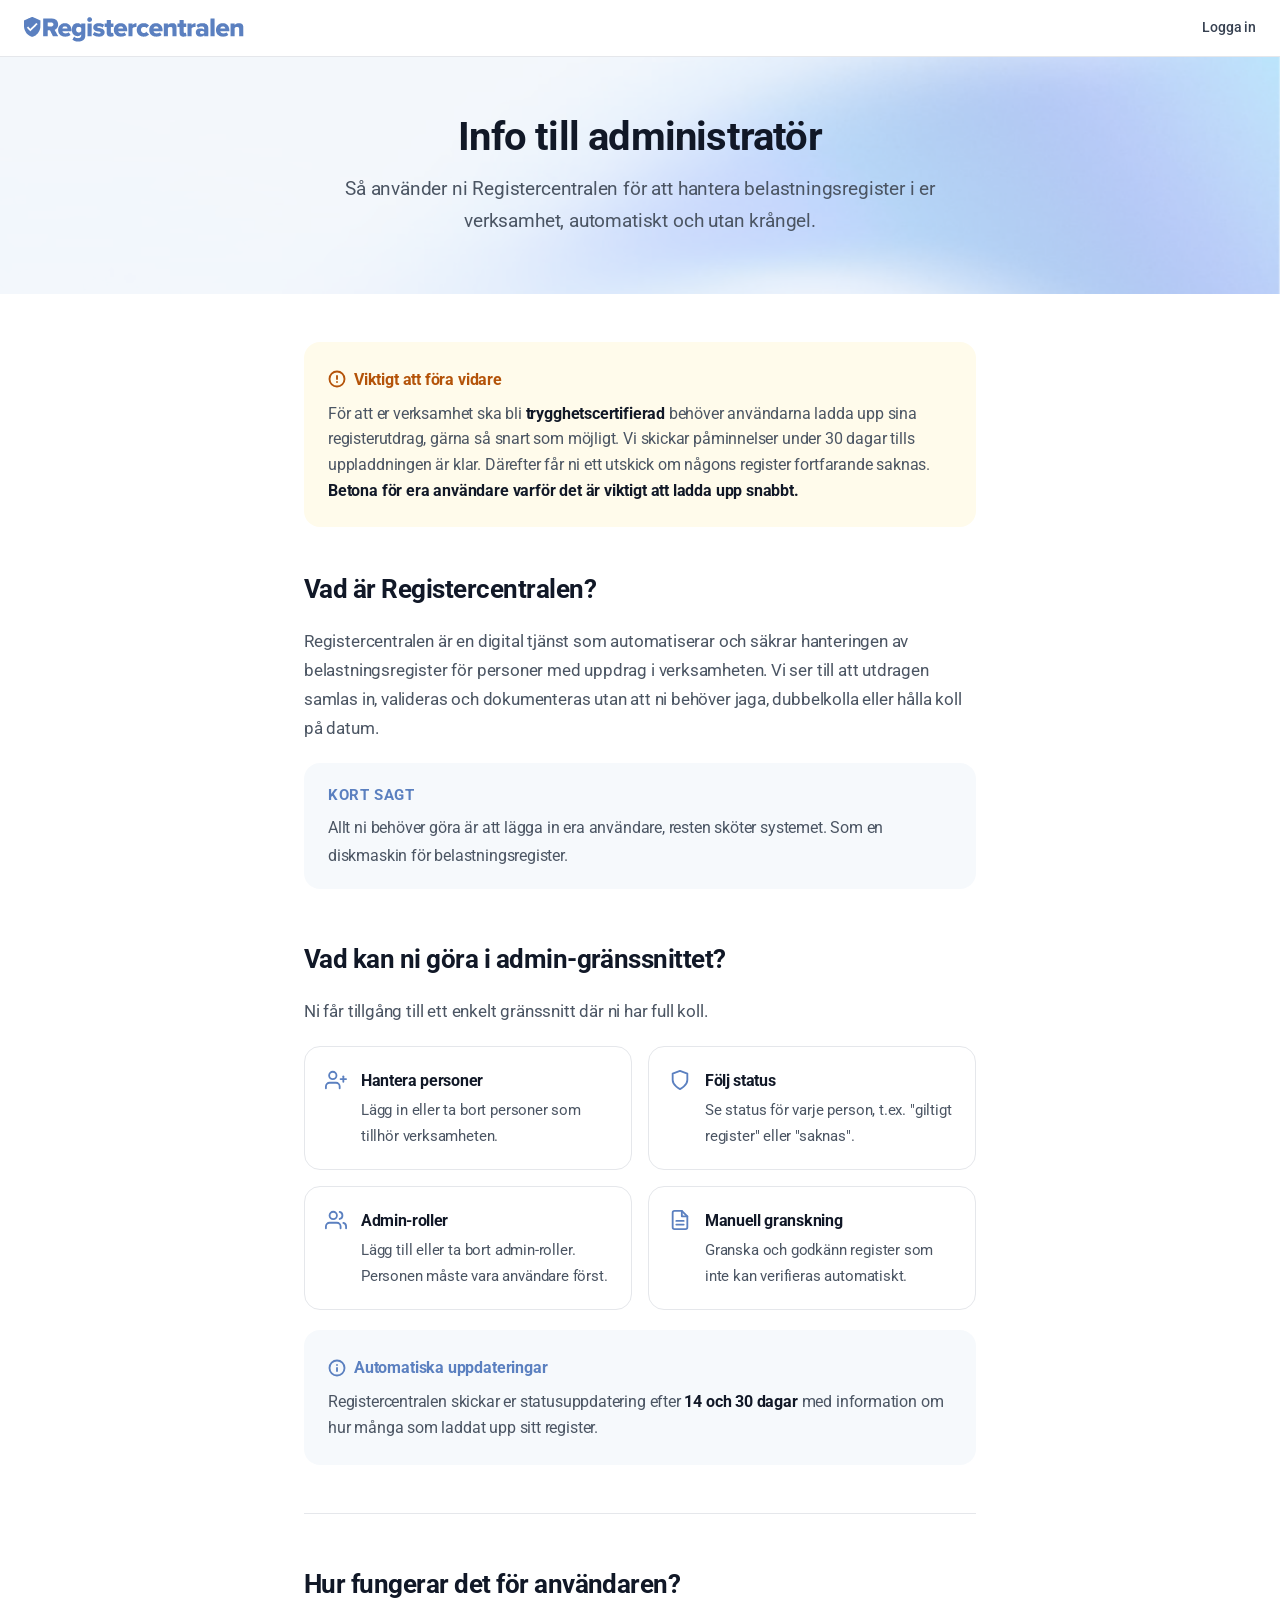
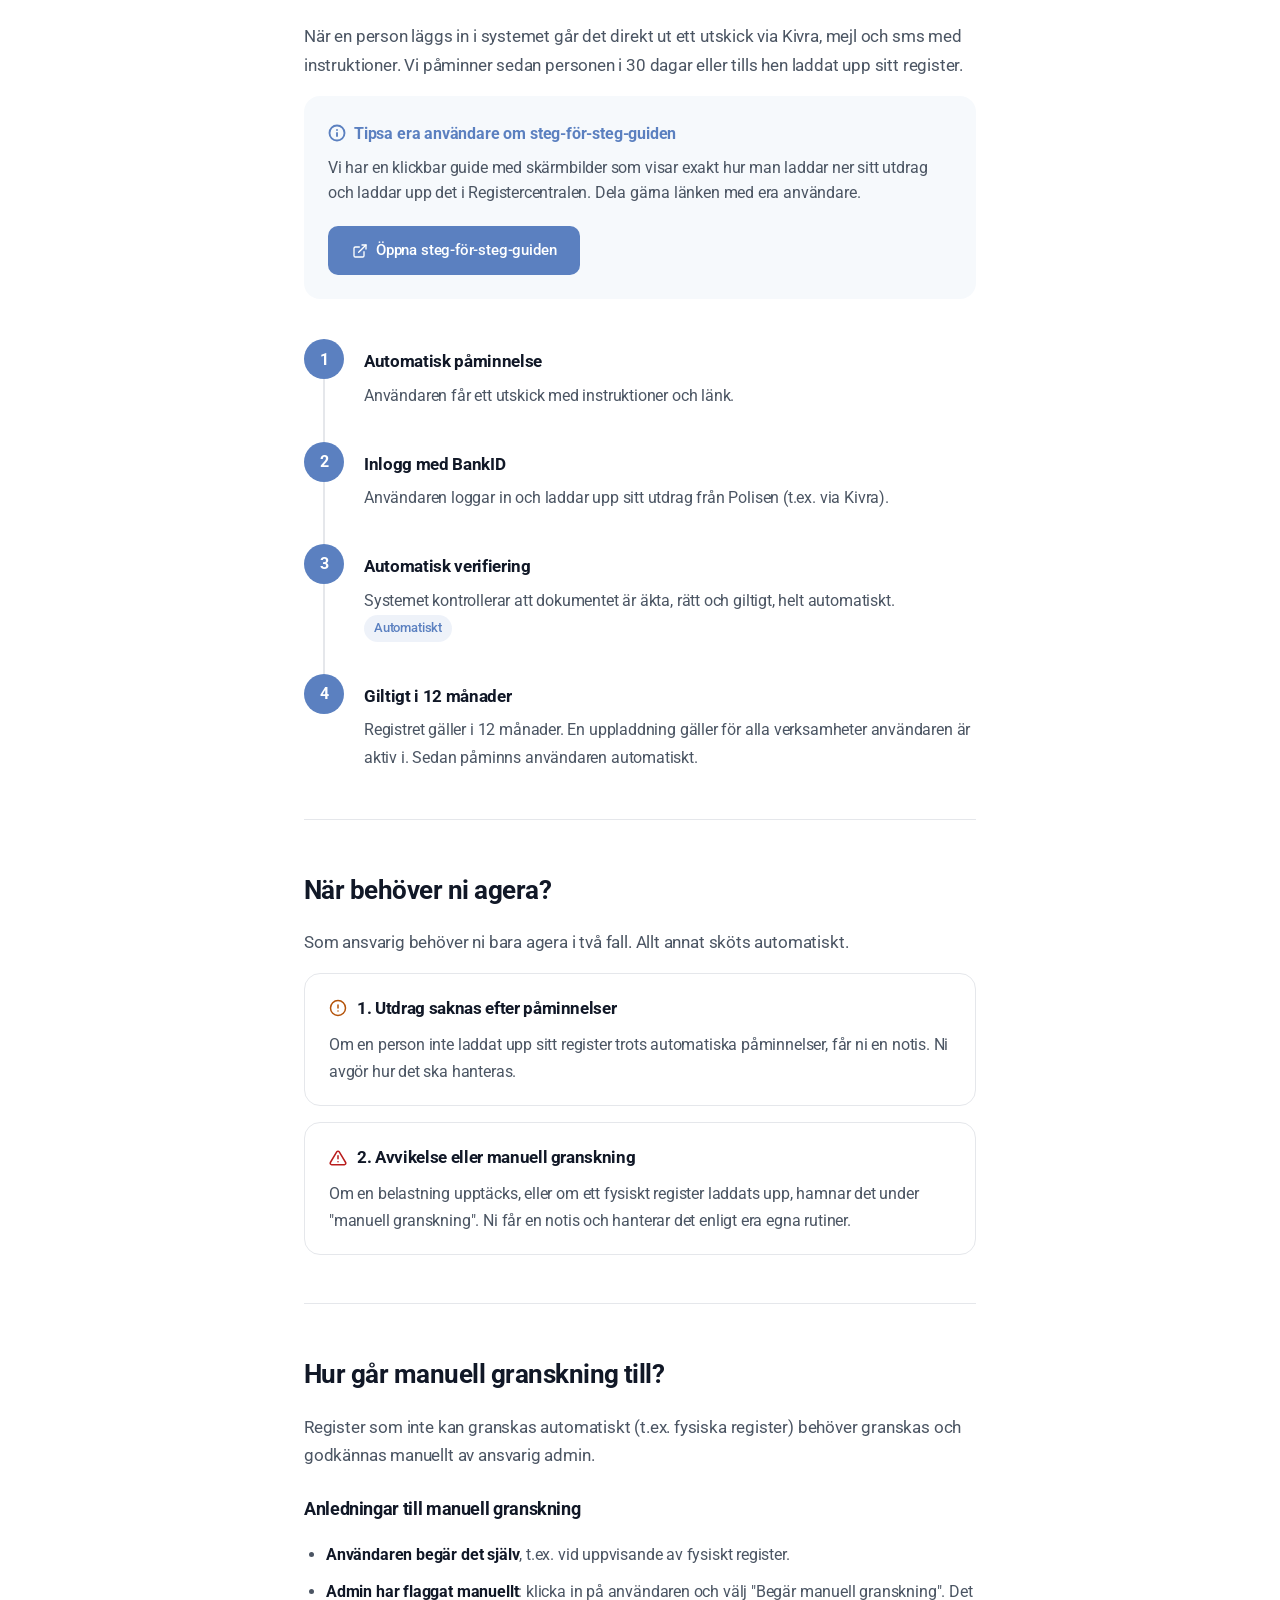
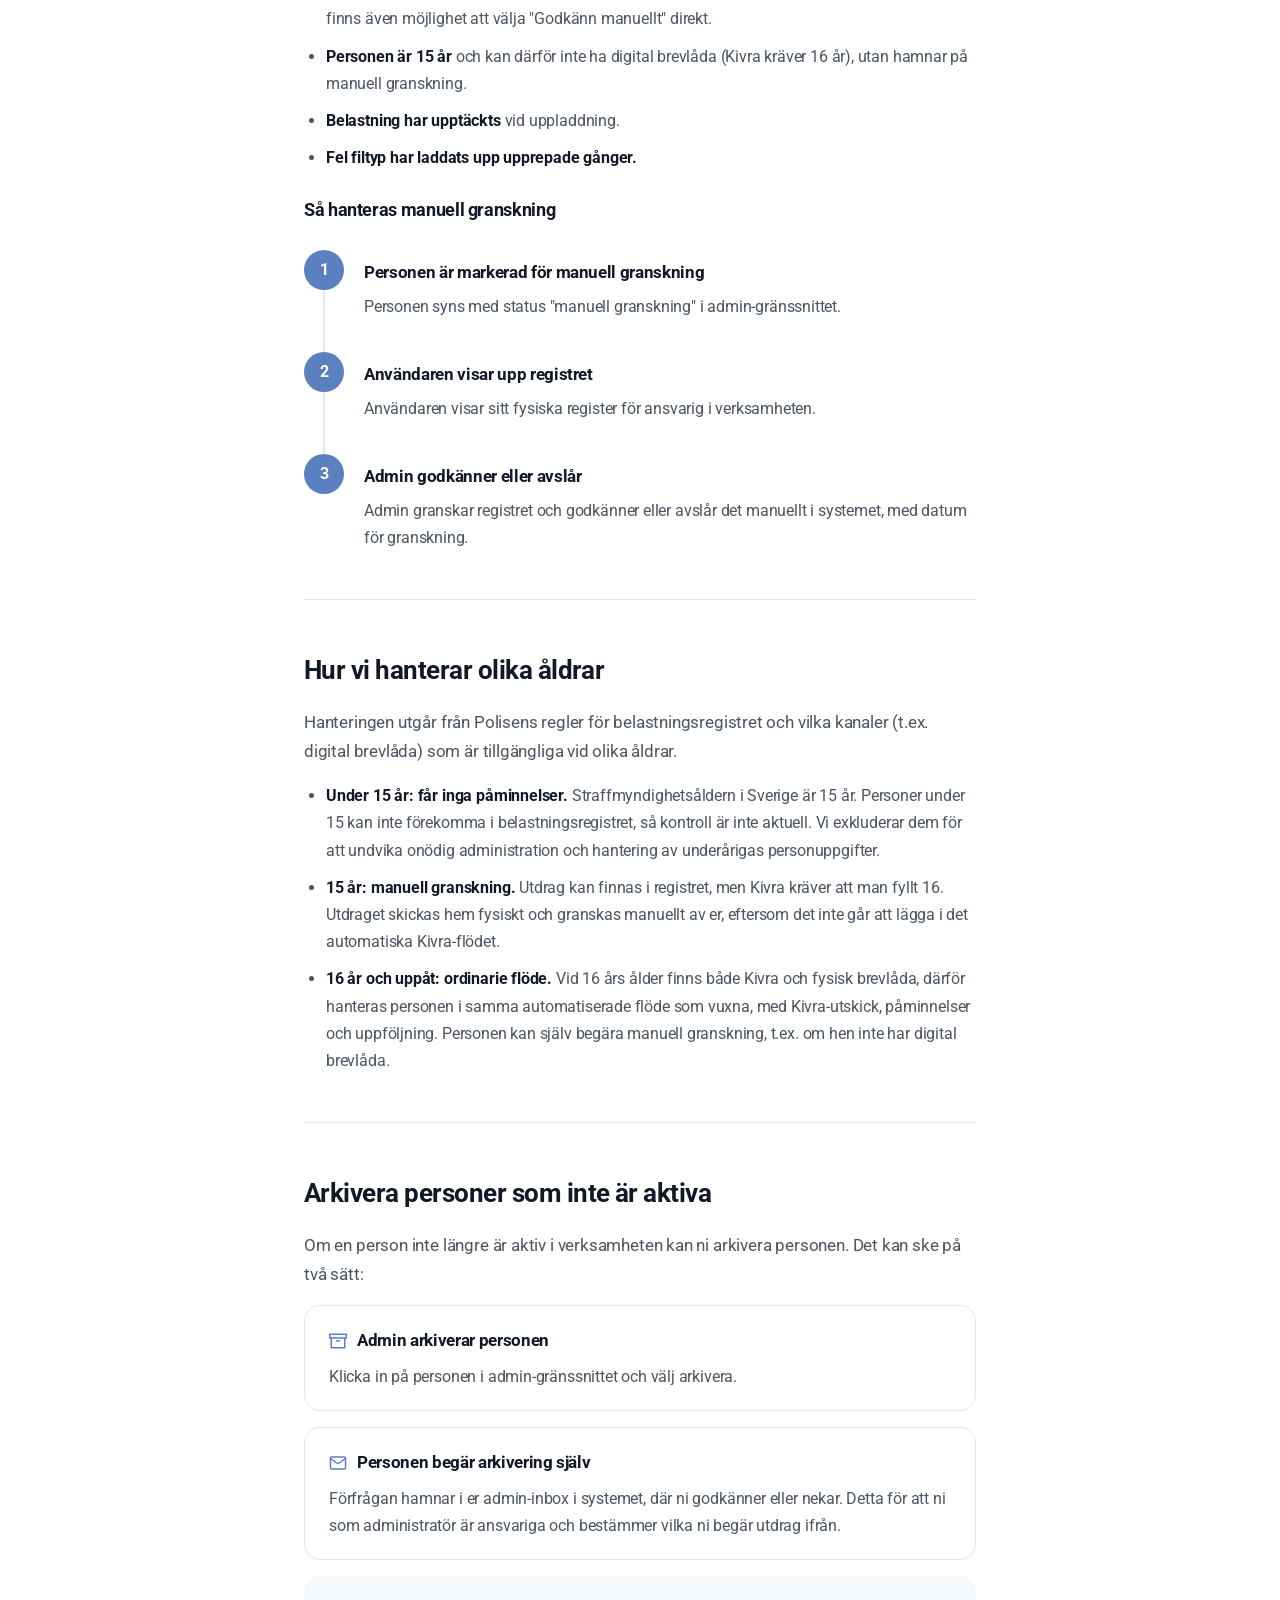
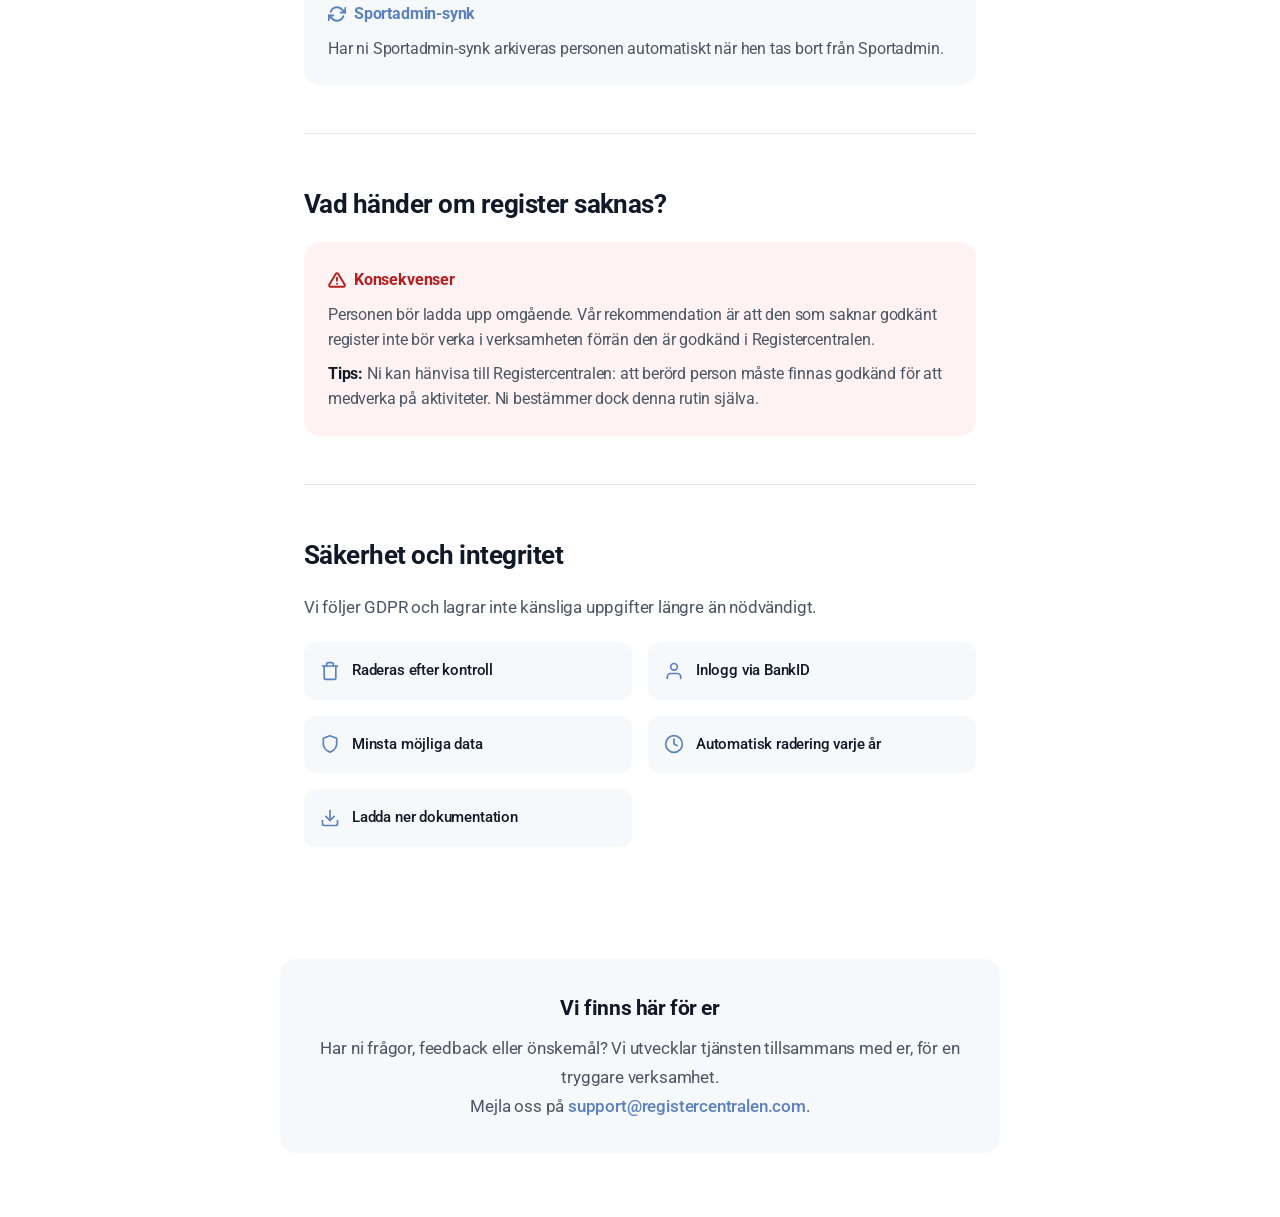
<file: administrator/index.html>
<!DOCTYPE html>
<html lang="sv">
<head>
  <meta charset="UTF-8">
  <meta name="viewport" content="width=device-width, initial-scale=1.0">
  <title>Info till administratör – Registercentralen</title>
  <meta name="description" content="Så använder ni Registercentralen för att hantera belastningsregister i er verksamhet, automatiskt och utan krångel.">
  <link rel="preconnect" href="https://fonts.googleapis.com">
  <link href="https://fonts.googleapis.com/css2?family=Roboto:wght@300;400;500;700&display=swap" rel="stylesheet">
  <link rel="stylesheet" href="/style.css">
</head>
<body>

  <!-- Header -->
  <div class="header">
    <div class="header-inner">
      <a href="https://registercentralen.com" class="header-logo">
        <img src="/rc-logo.svg" alt="Registercentralen">
      </a>
      <a href="https://web.registercentralen.com/" target="_blank" rel="noopener noreferrer" class="header-login">Logga in</a>
    </div>
  </div>

  <!-- Hero -->
  <div class="hero">
    <div class="hero-inner">
      <h1>Info till administratör</h1>
      <p>Så använder ni Registercentralen för att hantera belastningsregister i er verksamhet, automatiskt och utan krångel.</p>
    </div>
  </div>

  <!-- Content -->
  <div class="content">

    <!-- Key message -->
    <div class="callout important">
      <div class="callout-title">
        <svg width="18" height="18" viewBox="0 0 24 24" fill="none" stroke="currentColor" stroke-width="2.5" stroke-linecap="round" stroke-linejoin="round"><circle cx="12" cy="12" r="10"/><line x1="12" y1="8" x2="12" y2="12"/><line x1="12" y1="16" x2="12.01" y2="16"/></svg>
        Viktigt att föra vidare
      </div>
      <p>För att er verksamhet ska bli <strong>trygghetscertifierad</strong> behöver användarna ladda upp sina registerutdrag, gärna så snart som möjligt. Vi skickar påminnelser under 30 dagar tills uppladdningen är klar. Därefter får ni ett utskick om någons register fortfarande saknas. <strong>Betona för era användare varför det är viktigt att ladda upp snabbt.</strong></p>
    </div>

    <!-- What is RC -->
    <div class="section">
      <h2>Vad är Registercentralen?</h2>
      <p>Registercentralen är en digital tjänst som automatiserar och säkrar hanteringen av belastningsregister för personer med uppdrag i verksamheten. Vi ser till att utdragen samlas in, valideras och dokumenteras utan att ni behöver jaga, dubbelkolla eller hålla koll på datum.</p>

      <div class="summary-box">
        <h4>Kort sagt</h4>
        <p>Allt ni behöver göra är att lägga in era användare, resten sköter systemet. Som en diskmaskin för belastningsregister.</p>
      </div>
    </div>

    <!-- Admin features -->
    <div class="section">
      <h2>Vad kan ni göra i admin-gränssnittet?</h2>
      <p>Ni får tillgång till ett enkelt gränssnitt där ni har full koll.</p>

      <div class="feature-grid">
        <div class="feature-card">
          <svg viewBox="0 0 24 24" fill="none" stroke="currentColor" stroke-width="2" stroke-linecap="round" stroke-linejoin="round"><path d="M16 21v-2a4 4 0 0 0-4-4H5a4 4 0 0 0-4 4v2"/><circle cx="8.5" cy="7" r="4"/><line x1="20" y1="8" x2="20" y2="14"/><line x1="23" y1="11" x2="17" y2="11"/></svg>
          <div class="feature-text">
            <h4>Hantera personer</h4>
            <p>Lägg in eller ta bort personer som tillhör verksamheten.</p>
          </div>
        </div>
        <div class="feature-card">
          <svg viewBox="0 0 24 24" fill="none" stroke="currentColor" stroke-width="2" stroke-linecap="round" stroke-linejoin="round"><path d="M12 22s8-4 8-10V5l-8-3-8 3v7c0 6 8 10 8 10z"/></svg>
          <div class="feature-text">
            <h4>Följ status</h4>
            <p>Se status för varje person, t.ex. "giltigt register" eller "saknas".</p>
          </div>
        </div>
        <div class="feature-card">
          <svg viewBox="0 0 24 24" fill="none" stroke="currentColor" stroke-width="2" stroke-linecap="round" stroke-linejoin="round"><path d="M17 21v-2a4 4 0 0 0-4-4H5a4 4 0 0 0-4 4v2"/><circle cx="9" cy="7" r="4"/><path d="M23 21v-2a4 4 0 0 0-3-3.87"/><path d="M16 3.13a4 4 0 0 1 0 7.75"/></svg>
          <div class="feature-text">
            <h4>Admin-roller</h4>
            <p>Lägg till eller ta bort admin-roller. Personen måste vara användare först.</p>
          </div>
        </div>
        <div class="feature-card">
          <svg viewBox="0 0 24 24" fill="none" stroke="currentColor" stroke-width="2" stroke-linecap="round" stroke-linejoin="round"><path d="M14 2H6a2 2 0 0 0-2 2v16a2 2 0 0 0 2 2h12a2 2 0 0 0 2-2V8z"/><polyline points="14 2 14 8 20 8"/><line x1="16" y1="13" x2="8" y2="13"/><line x1="16" y1="17" x2="8" y2="17"/></svg>
          <div class="feature-text">
            <h4>Manuell granskning</h4>
            <p>Granska och godkänn register som inte kan verifieras automatiskt.</p>
          </div>
        </div>
      </div>

      <div class="callout tip">
        <div class="callout-title">
          <svg width="18" height="18" viewBox="0 0 24 24" fill="none" stroke="currentColor" stroke-width="2.5" stroke-linecap="round" stroke-linejoin="round"><circle cx="12" cy="12" r="10"/><line x1="12" y1="16" x2="12" y2="12"/><line x1="12" y1="8" x2="12.01" y2="8"/></svg>
          Automatiska uppdateringar
        </div>
        <p>Registercentralen skickar er statusuppdatering efter <strong>14 och 30 dagar</strong> med information om hur många som laddat upp sitt register.</p>
      </div>
    </div>

    <div class="divider"></div>

    <!-- How does a leader use it -->
    <div class="section">
      <h2>Hur fungerar det för användaren?</h2>
      <p>När en person läggs in i systemet går det direkt ut ett utskick via Kivra, mejl och sms med instruktioner. Vi påminner sedan personen i 30 dagar eller tills hen laddat upp sitt register.</p>

      <div class="callout tip">
        <div class="callout-title">
          <svg width="18" height="18" viewBox="0 0 24 24" fill="none" stroke="currentColor" stroke-width="2.5" stroke-linecap="round" stroke-linejoin="round"><circle cx="12" cy="12" r="10"/><line x1="12" y1="16" x2="12" y2="12"/><line x1="12" y1="8" x2="12.01" y2="8"/></svg>
          Tipsa era användare om steg-för-steg-guiden
        </div>
        <p>Vi har en klickbar guide med skärmbilder som visar exakt hur man laddar ner sitt utdrag och laddar upp det i Registercentralen. Dela gärna länken med era användare.</p>
        <div class="btn-group">
          <a href="https://registercentralen.com/guide" class="btn" target="_blank" rel="noopener">
            <svg width="16" height="16" viewBox="0 0 24 24" fill="none" stroke="currentColor" stroke-width="2" stroke-linecap="round" stroke-linejoin="round"><path d="M18 13v6a2 2 0 0 1-2 2H5a2 2 0 0 1-2-2V8a2 2 0 0 1 2-2h6"/><polyline points="15 3 21 3 21 9"/><line x1="10" y1="14" x2="21" y2="3"/></svg>
            Öppna steg-för-steg-guiden
          </a>
        </div>
      </div>

      <div class="process-flow">
        <div class="process-step">
          <div class="process-indicator">
            <div class="process-number">1</div>
            <div class="process-line"></div>
          </div>
          <div class="process-content">
            <h4>Automatisk påminnelse</h4>
            <p>Användaren får ett utskick med instruktioner och länk.</p>
          </div>
        </div>
        <div class="process-step">
          <div class="process-indicator">
            <div class="process-number">2</div>
            <div class="process-line"></div>
          </div>
          <div class="process-content">
            <h4>Inlogg med BankID</h4>
            <p>Användaren loggar in och laddar upp sitt utdrag från Polisen (t.ex. via Kivra).</p>
          </div>
        </div>
        <div class="process-step">
          <div class="process-indicator">
            <div class="process-number">3</div>
            <div class="process-line"></div>
          </div>
          <div class="process-content">
            <h4>Automatisk verifiering</h4>
            <p>Systemet kontrollerar att dokumentet är äkta, rätt och giltigt, helt automatiskt. <span class="badge badge-auto">Automatiskt</span></p>
          </div>
        </div>
        <div class="process-step">
          <div class="process-indicator">
            <div class="process-number">4</div>
            <div class="process-line"></div>
          </div>
          <div class="process-content">
            <h4>Giltigt i 12 månader</h4>
            <p>Registret gäller i 12 månader. En uppladdning gäller för alla verksamheter användaren är aktiv i. Sedan påminns användaren automatiskt.</p>
          </div>
        </div>
      </div>
    </div>

    <div class="divider"></div>

    <!-- When does admin need to act -->
    <div class="section">
      <h2>När behöver ni agera?</h2>
      <p>Som ansvarig behöver ni bara agera i två fall. Allt annat sköts automatiskt.</p>

      <div class="action-card">
        <h4>
          <svg width="18" height="18" viewBox="0 0 24 24" fill="none" stroke="#b45309" stroke-width="2" stroke-linecap="round" stroke-linejoin="round"><circle cx="12" cy="12" r="10"/><line x1="12" y1="8" x2="12" y2="12"/><line x1="12" y1="16" x2="12.01" y2="16"/></svg>
          1. Utdrag saknas efter påminnelser
        </h4>
        <p>Om en person inte laddat upp sitt register trots automatiska påminnelser, får ni en notis. Ni avgör hur det ska hanteras.</p>
      </div>

      <div class="action-card">
        <h4>
          <svg width="18" height="18" viewBox="0 0 24 24" fill="none" stroke="#b91c1c" stroke-width="2" stroke-linecap="round" stroke-linejoin="round"><path d="M10.29 3.86L1.82 18a2 2 0 0 0 1.71 3h16.94a2 2 0 0 0 1.71-3L13.71 3.86a2 2 0 0 0-3.42 0z"/><line x1="12" y1="9" x2="12" y2="13"/><line x1="12" y1="17" x2="12.01" y2="17"/></svg>
          2. Avvikelse eller manuell granskning
        </h4>
        <p>Om en belastning upptäcks, eller om ett fysiskt register laddats upp, hamnar det under "manuell granskning". Ni får en notis och hanterar det enligt era egna rutiner.</p>
      </div>
    </div>

    <div class="divider"></div>

    <!-- Manual review -->
    <div class="section">
      <h2>Hur går manuell granskning till?</h2>
      <p>Register som inte kan granskas automatiskt (t.ex. fysiska register) behöver granskas och godkännas manuellt av ansvarig admin.</p>

      <h3>Anledningar till manuell granskning</h3>
      <ul class="reason-list">
        <li><strong>Användaren begär det själv</strong>, t.ex. vid uppvisande av fysiskt register.</li>
        <li><strong>Admin har flaggat manuellt</strong>: klicka in på användaren och välj "Begär manuell granskning". Det finns även möjlighet att välja "Godkänn manuellt" direkt.</li>
        <li><strong>Personen är 15 år</strong> och kan därför inte ha digital brevlåda (Kivra kräver 16 år), utan hamnar på manuell granskning.</li>
        <li><strong>Belastning har upptäckts</strong> vid uppladdning.</li>
        <li><strong>Fel filtyp har laddats upp upprepade gånger.</strong></li>
      </ul>

      <h3>Så hanteras manuell granskning</h3>
      <div class="process-flow">
        <div class="process-step">
          <div class="process-indicator">
            <div class="process-number">1</div>
            <div class="process-line"></div>
          </div>
          <div class="process-content">
            <h4>Personen är markerad för manuell granskning</h4>
            <p>Personen syns med status "manuell granskning" i admin-gränssnittet.</p>
          </div>
        </div>
        <div class="process-step">
          <div class="process-indicator">
            <div class="process-number">2</div>
            <div class="process-line"></div>
          </div>
          <div class="process-content">
            <h4>Användaren visar upp registret</h4>
            <p>Användaren visar sitt fysiska register för ansvarig i verksamheten.</p>
          </div>
        </div>
        <div class="process-step">
          <div class="process-indicator">
            <div class="process-number">3</div>
            <div class="process-line"></div>
          </div>
          <div class="process-content">
            <h4>Admin godkänner eller avslår</h4>
            <p>Admin granskar registret och godkänner eller avslår det manuellt i systemet, med datum för granskning.</p>
          </div>
        </div>
      </div>
    </div>

    <div class="divider"></div>

    <!-- Age logic -->
    <div class="section">
      <h2>Hur vi hanterar olika åldrar</h2>
      <p>Hanteringen utgår från Polisens regler för belastningsregistret och vilka kanaler (t.ex. digital brevlåda) som är tillgängliga vid olika åldrar.</p>

      <ul class="reason-list">
        <li><strong>Under 15 år: får inga påminnelser.</strong> Straffmyndighetsåldern i Sverige är 15 år. Personer under 15 kan inte förekomma i belastningsregistret, så kontroll är inte aktuell. Vi exkluderar dem för att undvika onödig administration och hantering av underårigas personuppgifter.</li>
        <li><strong>15 år: manuell granskning.</strong> Utdrag kan finnas i registret, men Kivra kräver att man fyllt 16. Utdraget skickas hem fysiskt och granskas manuellt av er, eftersom det inte går att lägga i det automatiska Kivra-flödet.</li>
        <li><strong>16 år och uppåt: ordinarie flöde.</strong> Vid 16 års ålder finns både Kivra och fysisk brevlåda, därför hanteras personen i samma automatiserade flöde som vuxna, med Kivra-utskick, påminnelser och uppföljning. Personen kan själv begära manuell granskning, t.ex. om hen inte har digital brevlåda.</li>
      </ul>
    </div>

    <div class="divider"></div>

    <!-- Archive -->
    <div class="section">
      <h2>Arkivera personer som inte är aktiva</h2>
      <p>Om en person inte längre är aktiv i verksamheten kan ni arkivera personen. Det kan ske på två sätt:</p>

      <div class="action-card">
        <h4>
          <svg width="18" height="18" viewBox="0 0 24 24" fill="none" stroke="#5B80C0" stroke-width="2" stroke-linecap="round" stroke-linejoin="round"><polyline points="21 8 21 21 3 21 3 8"/><rect x="1" y="3" width="22" height="5"/><line x1="10" y1="12" x2="14" y2="12"/></svg>
          Admin arkiverar personen
        </h4>
        <p>Klicka in på personen i admin-gränssnittet och välj arkivera.</p>
      </div>

      <div class="action-card">
        <h4>
          <svg width="18" height="18" viewBox="0 0 24 24" fill="none" stroke="#5B80C0" stroke-width="2" stroke-linecap="round" stroke-linejoin="round"><path d="M4 4h16c1.1 0 2 .9 2 2v12c0 1.1-.9 2-2 2H4c-1.1 0-2-.9-2-2V6c0-1.1.9-2 2-2z"/><polyline points="22,6 12,13 2,6"/></svg>
          Personen begär arkivering själv
        </h4>
        <p>Förfrågan hamnar i er admin-inbox i systemet, där ni godkänner eller nekar. Detta för att ni som administratör är ansvariga och bestämmer vilka ni begär utdrag ifrån.</p>
      </div>

      <div class="callout tip">
        <div class="callout-title">
          <svg width="18" height="18" viewBox="0 0 24 24" fill="none" stroke="currentColor" stroke-width="2.5" stroke-linecap="round" stroke-linejoin="round"><polyline points="23 4 23 10 17 10"/><polyline points="1 20 1 14 7 14"/><path d="M3.51 9a9 9 0 0 1 14.85-3.36L23 10M1 14l4.64 4.36A9 9 0 0 0 20.49 15"/></svg>
          Sportadmin-synk
        </div>
        <p>Har ni Sportadmin-synk arkiveras personen automatiskt när hen tas bort från Sportadmin.</p>
      </div>
    </div>

    <div class="divider"></div>

    <!-- What happens after 30 days -->
    <div class="section">
      <h2>Vad händer om register saknas?</h2>

      <div class="callout danger">
        <div class="callout-title">
          <svg width="18" height="18" viewBox="0 0 24 24" fill="none" stroke="currentColor" stroke-width="2.5" stroke-linecap="round" stroke-linejoin="round"><path d="M10.29 3.86L1.82 18a2 2 0 0 0 1.71 3h16.94a2 2 0 0 0 1.71-3L13.71 3.86a2 2 0 0 0-3.42 0z"/><line x1="12" y1="9" x2="12" y2="13"/><line x1="12" y1="17" x2="12.01" y2="17"/></svg>
          Konsekvenser
        </div>
        <p>Personen bör ladda upp omgående. Vår rekommendation är att den som saknar godkänt register inte bör verka i verksamheten förrän den är godkänd i Registercentralen.</p>
        <p style="margin-top: 8px;"><strong>Tips:</strong> Ni kan hänvisa till Registercentralen: att berörd person måste finnas godkänd för att medverka på aktiviteter. Ni bestämmer dock denna rutin själva.</p>
      </div>
    </div>

    <div class="divider"></div>

    <!-- Security -->
    <div class="section">
      <h2>Säkerhet och integritet</h2>
      <p>Vi följer GDPR och lagrar inte känsliga uppgifter längre än nödvändigt.</p>

      <div class="security-grid">
        <div class="security-item">
          <svg viewBox="0 0 24 24" fill="none" stroke="currentColor" stroke-width="2" stroke-linecap="round" stroke-linejoin="round"><polyline points="3 6 5 6 21 6"/><path d="M19 6v14a2 2 0 0 1-2 2H7a2 2 0 0 1-2-2V6m3 0V4a2 2 0 0 1 2-2h4a2 2 0 0 1 2 2v2"/></svg>
          <span>Raderas efter kontroll</span>
        </div>
        <div class="security-item">
          <svg viewBox="0 0 24 24" fill="none" stroke="currentColor" stroke-width="2" stroke-linecap="round" stroke-linejoin="round"><path d="M20 21v-2a4 4 0 0 0-4-4H8a4 4 0 0 0-4 4v2"/><circle cx="12" cy="7" r="4"/></svg>
          <span>Inlogg via BankID</span>
        </div>
        <div class="security-item">
          <svg viewBox="0 0 24 24" fill="none" stroke="currentColor" stroke-width="2" stroke-linecap="round" stroke-linejoin="round"><path d="M12 22s8-4 8-10V5l-8-3-8 3v7c0 6 8 10 8 10z"/></svg>
          <span>Minsta möjliga data</span>
        </div>
        <div class="security-item">
          <svg viewBox="0 0 24 24" fill="none" stroke="currentColor" stroke-width="2" stroke-linecap="round" stroke-linejoin="round"><circle cx="12" cy="12" r="10"/><polyline points="12 6 12 12 16 14"/></svg>
          <span>Automatisk radering varje år</span>
        </div>
        <div class="security-item">
          <svg viewBox="0 0 24 24" fill="none" stroke="currentColor" stroke-width="2" stroke-linecap="round" stroke-linejoin="round"><path d="M21 15v4a2 2 0 0 1-2 2H5a2 2 0 0 1-2-2v-4"/><polyline points="7 10 12 15 17 10"/><line x1="12" y1="15" x2="12" y2="3"/></svg>
          <span>Ladda ner dokumentation</span>
        </div>
      </div>
    </div>

  </div>

  <!-- Hjälpruta -->
  <div class="help-wrap">
    <div class="help-box">
      <h3>Vi finns här för er</h3>
      <p>Har ni frågor, feedback eller önskemål? Vi utvecklar tjänsten tillsammans med er, för en tryggare verksamhet.<br>
      Mejla oss på <a href="mailto:support@registercentralen.com">support@registercentralen.com</a>.</p>
    </div>
  </div>

</body>
</html>
</file>
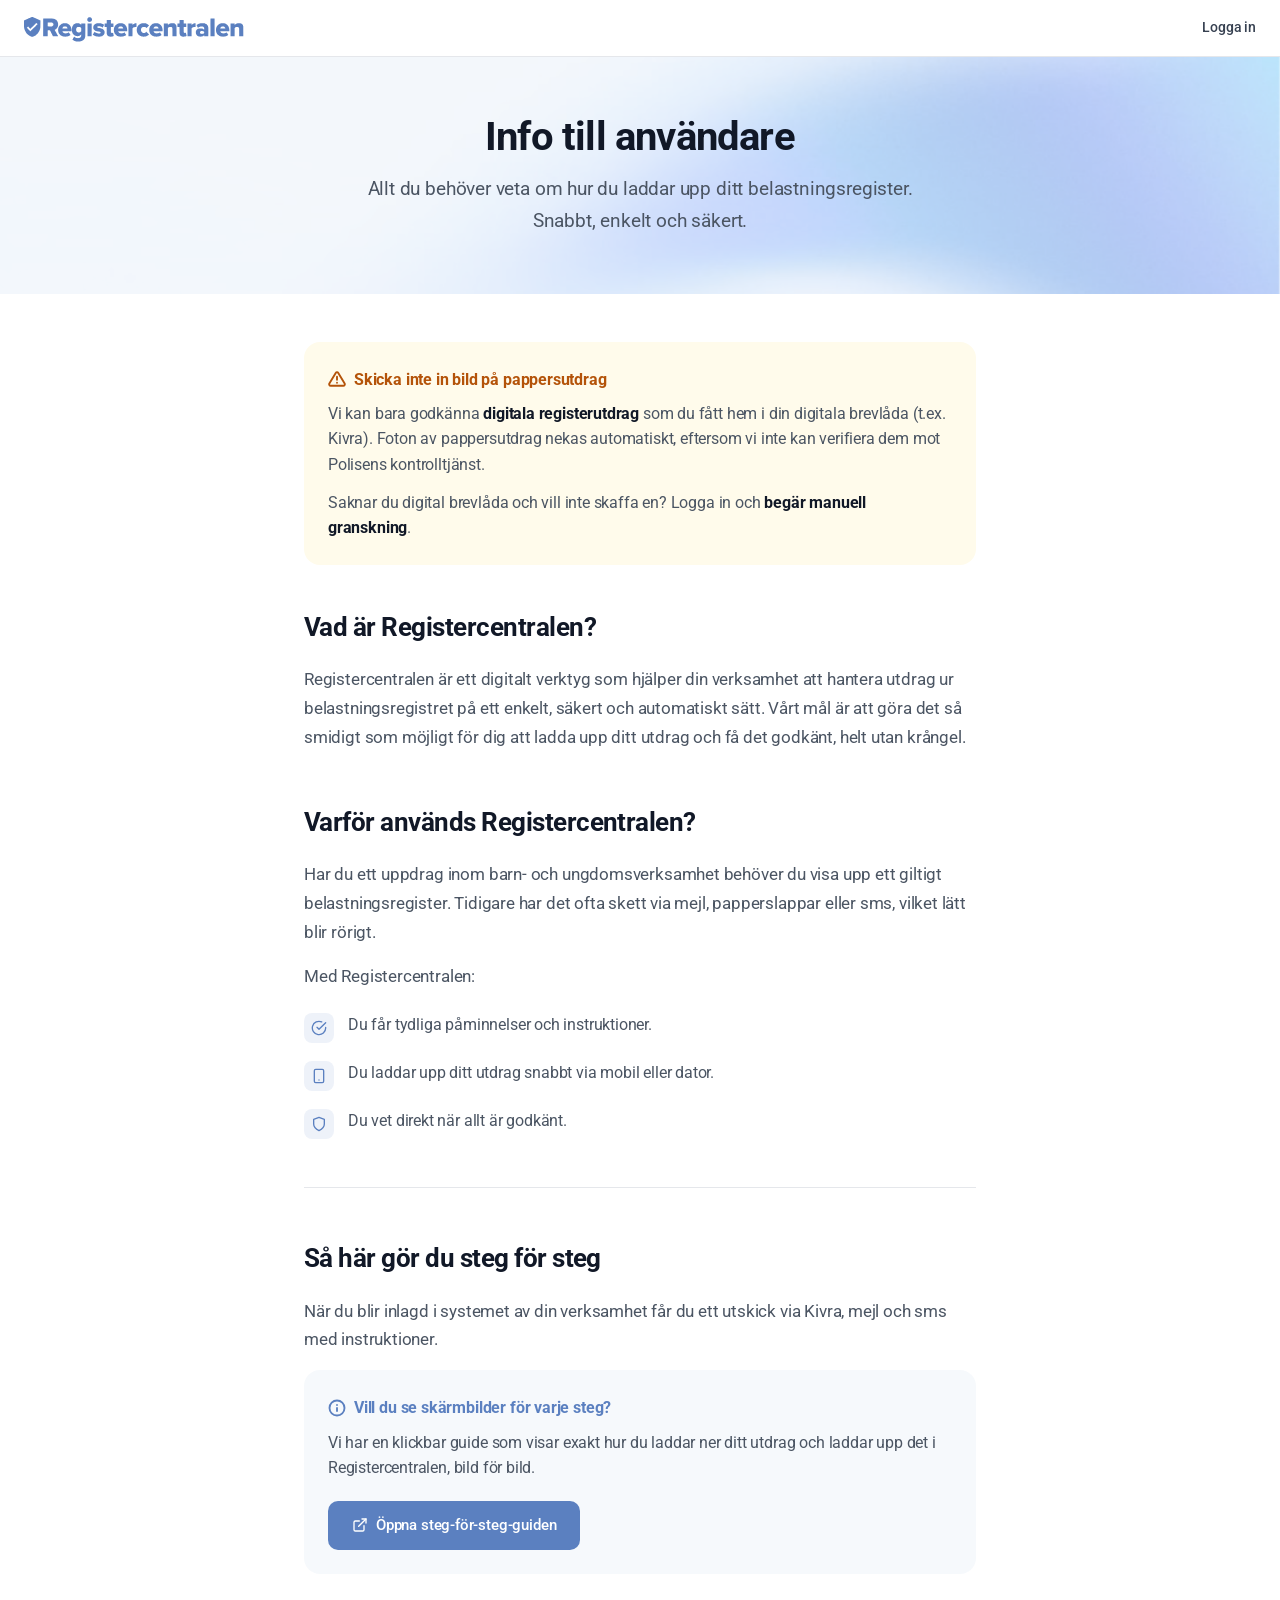
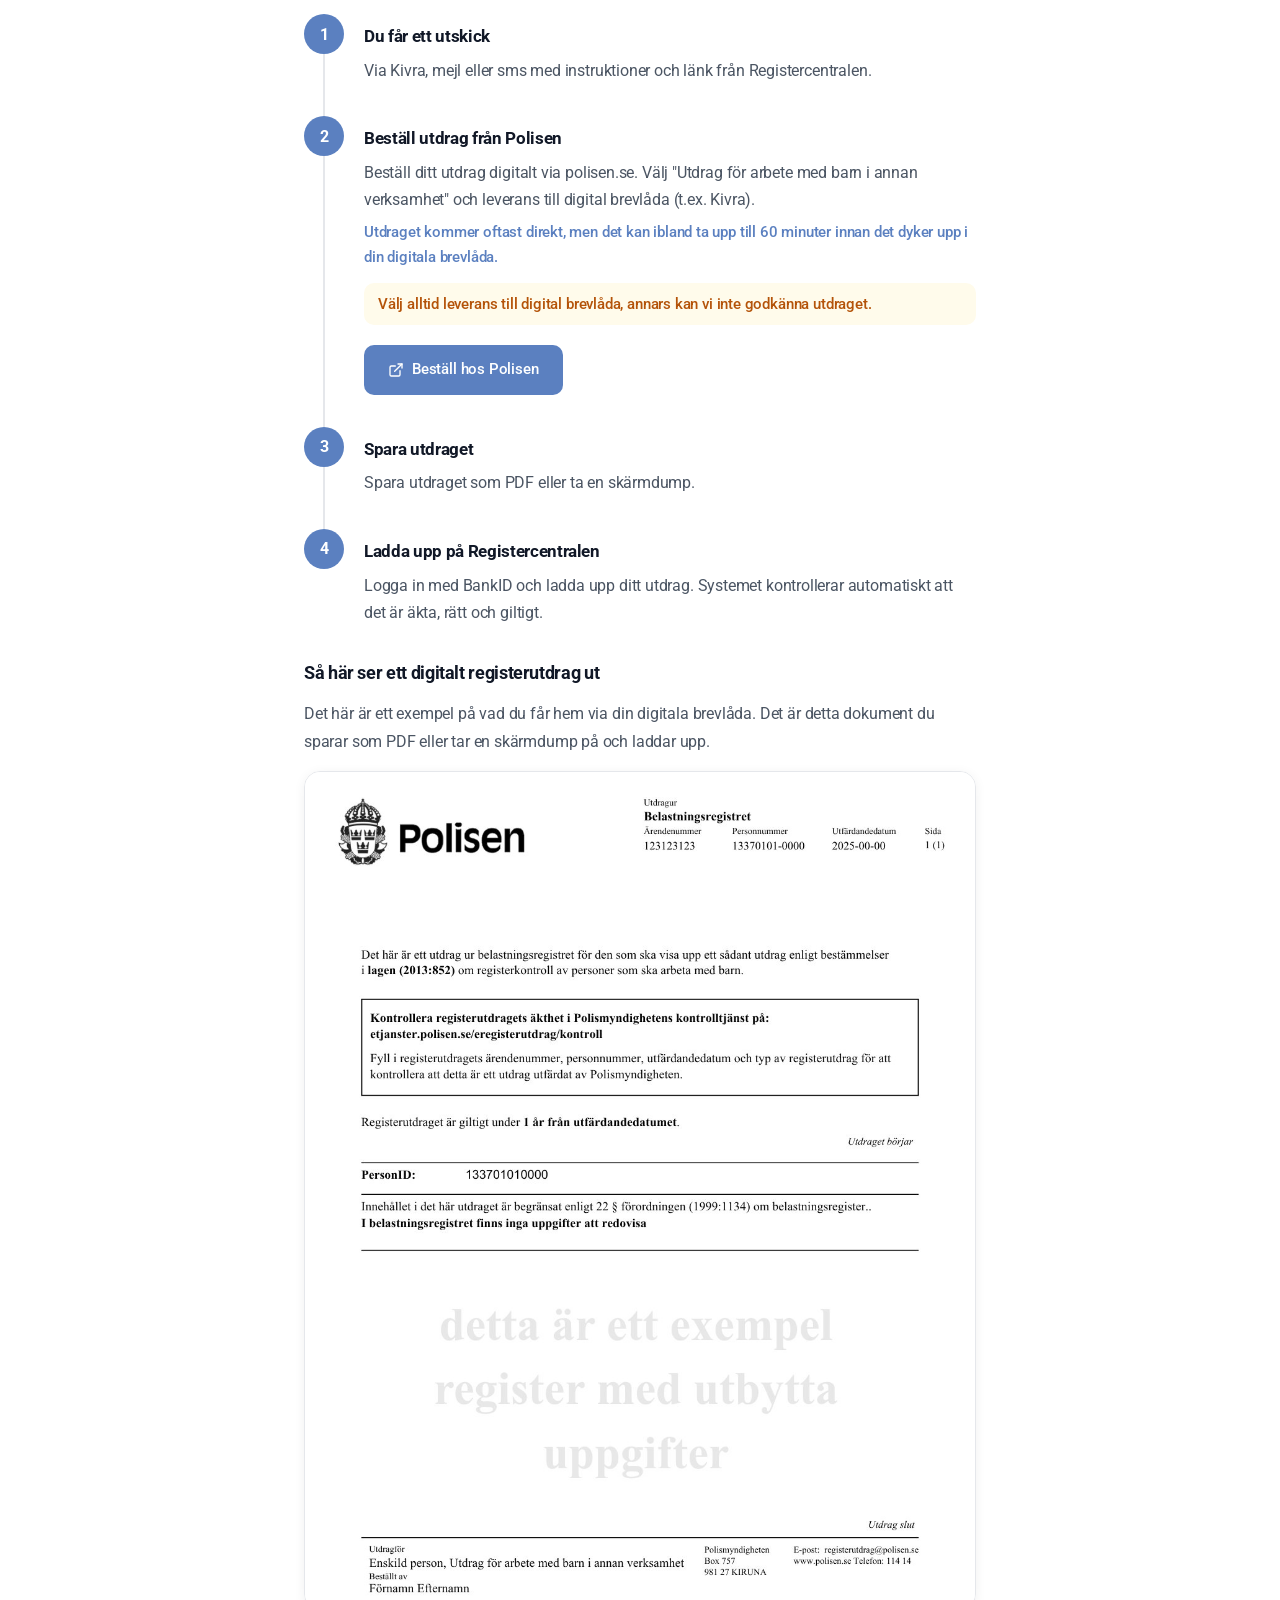
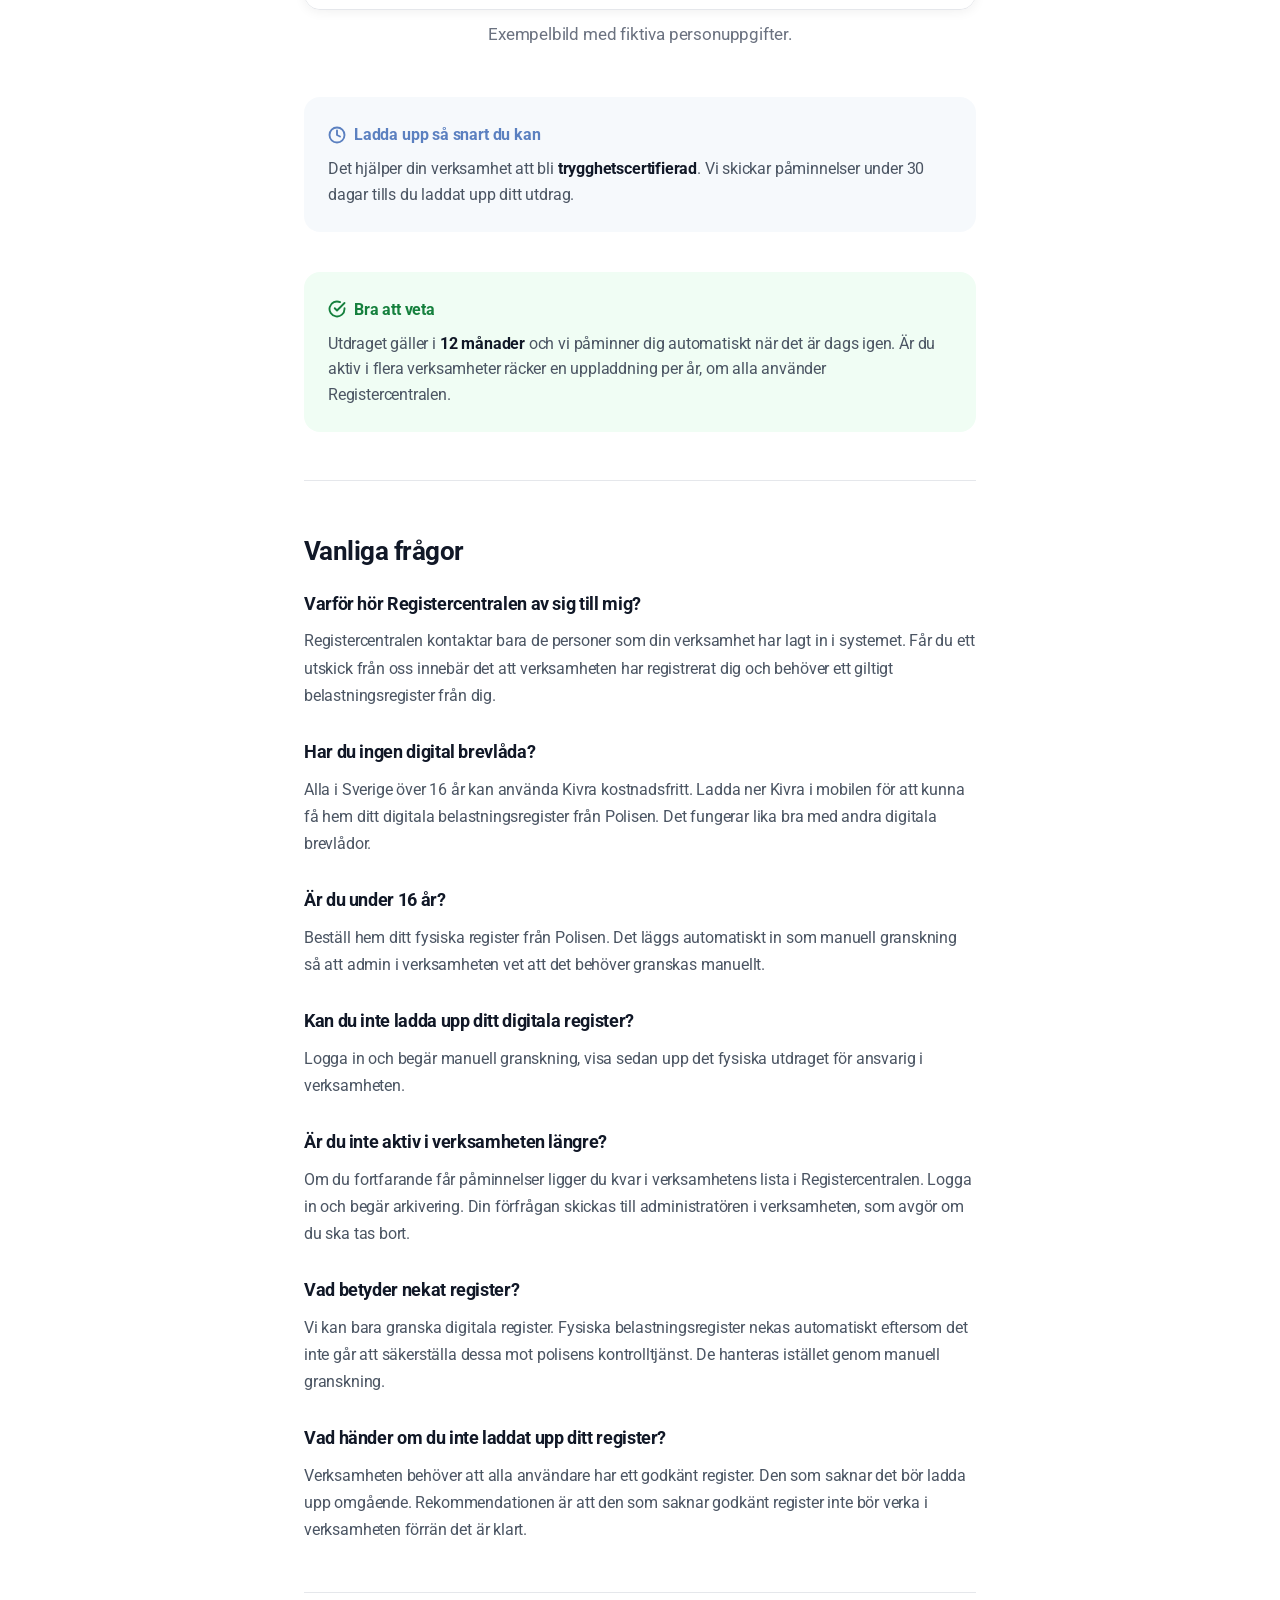
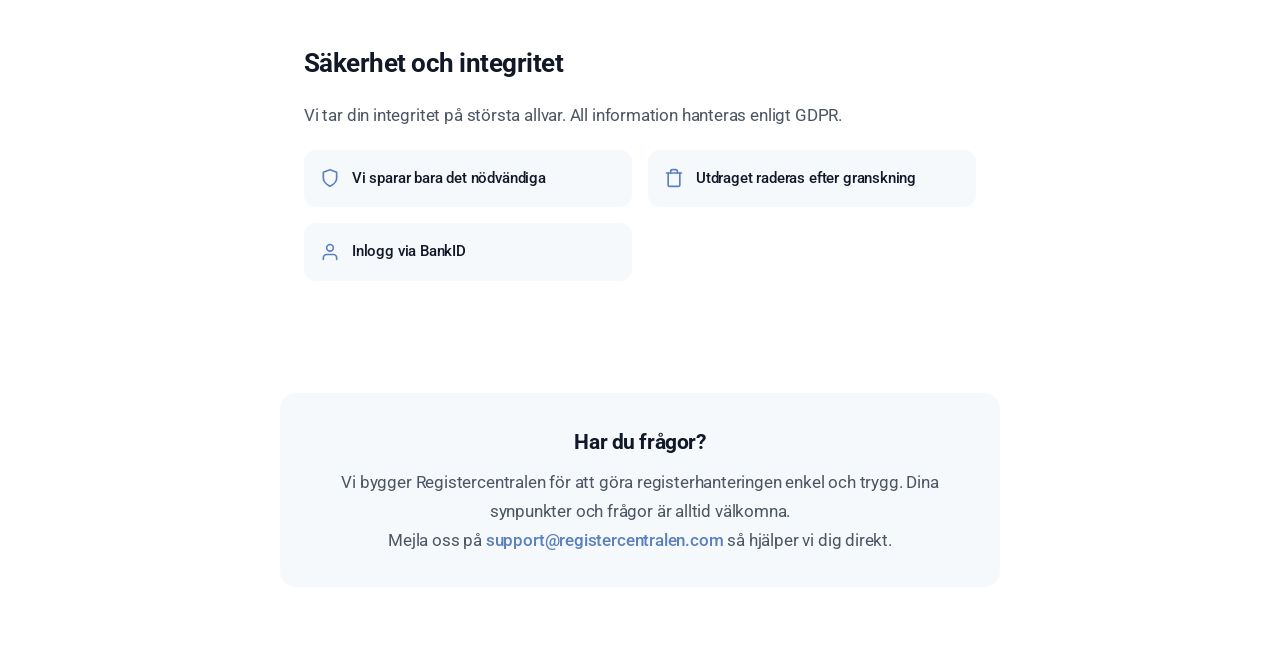
<file: anvandare/index.html>
<!DOCTYPE html>
<html lang="sv">
<head>
  <meta charset="UTF-8">
  <meta name="viewport" content="width=device-width, initial-scale=1.0">
  <title>Info till användare – Registercentralen</title>
  <meta name="description" content="Allt du behöver veta om hur du laddar upp ditt belastningsregister. Snabbt, enkelt och säkert.">
  <link rel="preconnect" href="https://fonts.googleapis.com">
  <link href="https://fonts.googleapis.com/css2?family=Roboto:wght@300;400;500;700&display=swap" rel="stylesheet">
  <link rel="stylesheet" href="/style.css">
</head>
<body>

  <!-- Header -->
  <div class="header">
    <div class="header-inner">
      <a href="https://registercentralen.com" class="header-logo">
        <img src="/rc-logo.svg" alt="Registercentralen">
      </a>
      <a href="https://web.registercentralen.com/" target="_blank" rel="noopener noreferrer" class="header-login">Logga in</a>
    </div>
  </div>

  <!-- Hero -->
  <div class="hero">
    <div class="hero-inner">
      <h1>Info till användare</h1>
      <p>Allt du behöver veta om hur du laddar upp ditt belastningsregister. Snabbt, enkelt och säkert.</p>
    </div>
  </div>

  <!-- Content -->
  <div class="content">

    <!-- Important callout -->
    <div class="callout important">
      <div class="callout-title">
        <svg width="18" height="18" viewBox="0 0 24 24" fill="none" stroke="currentColor" stroke-width="2.5" stroke-linecap="round" stroke-linejoin="round"><path d="M10.29 3.86L1.82 18a2 2 0 0 0 1.71 3h16.94a2 2 0 0 0 1.71-3L13.71 3.86a2 2 0 0 0-3.42 0z"/><line x1="12" y1="9" x2="12" y2="13"/><line x1="12" y1="17" x2="12.01" y2="17"/></svg>
        Skicka inte in bild på pappersutdrag
      </div>
      <p>Vi kan bara godkänna <strong>digitala registerutdrag</strong> som du fått hem i din digitala brevlåda (t.ex. Kivra). Foton av pappersutdrag nekas automatiskt, eftersom vi inte kan verifiera dem mot Polisens kontrolltjänst.</p>
      <p style="margin-top: 12px;">Saknar du digital brevlåda och vill inte skaffa en? Logga in och <strong>begär manuell granskning</strong>.</p>
    </div>

    <!-- What is RC -->
    <div class="section">
      <h2>Vad är Registercentralen?</h2>
      <p>Registercentralen är ett digitalt verktyg som hjälper din verksamhet att hantera utdrag ur belastningsregistret på ett enkelt, säkert och automatiskt sätt. Vårt mål är att göra det så smidigt som möjligt för dig att ladda upp ditt utdrag och få det godkänt, helt utan krångel.</p>
    </div>

    <!-- Why -->
    <div class="section">
      <h2>Varför används Registercentralen?</h2>
      <p>Har du ett uppdrag inom barn- och ungdomsverksamhet behöver du visa upp ett giltigt belastningsregister. Tidigare har det ofta skett via mejl, papperslappar eller sms, vilket lätt blir rörigt.</p>
      <p>Med Registercentralen:</p>
      <div class="benefits">
        <div class="benefit">
          <div class="benefit-icon">
            <svg viewBox="0 0 24 24" fill="none" stroke="currentColor" stroke-width="2" stroke-linecap="round" stroke-linejoin="round"><path d="M22 11.08V12a10 10 0 1 1-5.93-9.14"/><polyline points="22 4 12 14.01 9 11.01"/></svg>
          </div>
          <p>Du får tydliga påminnelser och instruktioner.</p>
        </div>
        <div class="benefit">
          <div class="benefit-icon">
            <svg viewBox="0 0 24 24" fill="none" stroke="currentColor" stroke-width="2" stroke-linecap="round" stroke-linejoin="round"><rect x="5" y="2" width="14" height="20" rx="2" ry="2"/><line x1="12" y1="18" x2="12.01" y2="18"/></svg>
          </div>
          <p>Du laddar upp ditt utdrag snabbt via mobil eller dator.</p>
        </div>
        <div class="benefit">
          <div class="benefit-icon">
            <svg viewBox="0 0 24 24" fill="none" stroke="currentColor" stroke-width="2" stroke-linecap="round" stroke-linejoin="round"><path d="M12 22s8-4 8-10V5l-8-3-8 3v7c0 6 8 10 8 10z"/></svg>
          </div>
          <p>Du vet direkt när allt är godkänt.</p>
        </div>
      </div>
    </div>

    <div class="divider"></div>

    <!-- Steps -->
    <div class="section">
      <h2>Så här gör du steg för steg</h2>
      <p>När du blir inlagd i systemet av din verksamhet får du ett utskick via Kivra, mejl och sms med instruktioner.</p>

      <div class="callout tip">
        <div class="callout-title">
          <svg width="18" height="18" viewBox="0 0 24 24" fill="none" stroke="currentColor" stroke-width="2.5" stroke-linecap="round" stroke-linejoin="round"><circle cx="12" cy="12" r="10"/><line x1="12" y1="16" x2="12" y2="12"/><line x1="12" y1="8" x2="12.01" y2="8"/></svg>
          Vill du se skärmbilder för varje steg?
        </div>
        <p>Vi har en klickbar guide som visar exakt hur du laddar ner ditt utdrag och laddar upp det i Registercentralen, bild för bild.</p>
        <div class="btn-group">
          <a href="https://registercentralen.com/guide" class="btn" target="_blank" rel="noopener">
            <svg width="16" height="16" viewBox="0 0 24 24" fill="none" stroke="currentColor" stroke-width="2" stroke-linecap="round" stroke-linejoin="round"><path d="M18 13v6a2 2 0 0 1-2 2H5a2 2 0 0 1-2-2V8a2 2 0 0 1 2-2h6"/><polyline points="15 3 21 3 21 9"/><line x1="10" y1="14" x2="21" y2="3"/></svg>
            Öppna steg-för-steg-guiden
          </a>
        </div>
      </div>

      <div class="steps">
        <div class="step">
          <div class="step-indicator">
            <div class="step-number">1</div>
            <div class="step-line"></div>
          </div>
          <div class="step-content">
            <h3>Du får ett utskick</h3>
            <p>Via Kivra, mejl eller sms med instruktioner och länk från Registercentralen.</p>
          </div>
        </div>
        <div class="step">
          <div class="step-indicator">
            <div class="step-number">2</div>
            <div class="step-line"></div>
          </div>
          <div class="step-content">
            <h3>Beställ utdrag från Polisen</h3>
            <p>Beställ ditt utdrag digitalt via polisen.se. Välj "Utdrag för arbete med barn i annan verksamhet" och leverans till digital brevlåda (t.ex. Kivra).</p>
            <div class="sub-note">Utdraget kommer oftast direkt, men det kan ibland ta upp till 60 minuter innan det dyker upp i din digitala brevlåda.</div>
            <div class="sub-warning">Välj alltid leverans till digital brevlåda, annars kan vi inte godkänna utdraget.</div>
            <div class="btn-group">
              <a href="https://polisen.se/tjanster-tillstand/belastningsregistret/kontrollera-dina-uppgifter-i-belastningsregistret/" class="btn" target="_blank" rel="noopener">
                <svg width="16" height="16" viewBox="0 0 24 24" fill="none" stroke="currentColor" stroke-width="2" stroke-linecap="round" stroke-linejoin="round"><path d="M18 13v6a2 2 0 0 1-2 2H5a2 2 0 0 1-2-2V8a2 2 0 0 1 2-2h6"/><polyline points="15 3 21 3 21 9"/><line x1="10" y1="14" x2="21" y2="3"/></svg>
                Beställ hos Polisen
              </a>
            </div>
          </div>
        </div>
        <div class="step">
          <div class="step-indicator">
            <div class="step-number">3</div>
            <div class="step-line"></div>
          </div>
          <div class="step-content">
            <h3>Spara utdraget</h3>
            <p>Spara utdraget som PDF eller ta en skärmdump.</p>
          </div>
        </div>
        <div class="step">
          <div class="step-indicator">
            <div class="step-number">4</div>
            <div class="step-line"></div>
          </div>
          <div class="step-content">
            <h3>Ladda upp på Registercentralen</h3>
            <p>Logga in med BankID och ladda upp ditt utdrag. Systemet kontrollerar automatiskt att det är äkta, rätt och giltigt.</p>
          </div>
        </div>
      </div>

      <!-- Example image -->
      <div class="example-image-section">
        <h3>Så här ser ett digitalt registerutdrag ut</h3>
        <p class="example-intro">Det här är ett exempel på vad du får hem via din digitala brevlåda. Det är detta dokument du sparar som PDF eller tar en skärmdump på och laddar upp.</p>
        <div class="example-image-frame">
          <img src="/exempel-register.png" alt="Exempel på digitalt registerutdrag från Polisen">
        </div>
        <p class="example-image-caption">Exempelbild med fiktiva personuppgifter.</p>
      </div>
    </div>

    <div class="callout tip">
      <div class="callout-title">
        <svg width="18" height="18" viewBox="0 0 24 24" fill="none" stroke="currentColor" stroke-width="2.5" stroke-linecap="round" stroke-linejoin="round"><circle cx="12" cy="12" r="10"/><polyline points="12 6 12 12 16 14"/></svg>
        Ladda upp så snart du kan
      </div>
      <p>Det hjälper din verksamhet att bli <strong>trygghetscertifierad</strong>. Vi skickar påminnelser under 30 dagar tills du laddat upp ditt utdrag.</p>
    </div>

    <div class="callout success">
      <div class="callout-title">
        <svg width="18" height="18" viewBox="0 0 24 24" fill="none" stroke="currentColor" stroke-width="2.5" stroke-linecap="round" stroke-linejoin="round"><path d="M22 11.08V12a10 10 0 1 1-5.93-9.14"/><polyline points="22 4 12 14.01 9 11.01"/></svg>
        Bra att veta
      </div>
      <p>Utdraget gäller i <strong>12 månader</strong> och vi påminner dig automatiskt när det är dags igen. Är du aktiv i flera verksamheter räcker en uppladdning per år, om alla använder Registercentralen.</p>
    </div>

    <div class="divider"></div>

    <!-- FAQ -->
    <div class="section">
      <h2>Vanliga frågor</h2>

      <div class="faq-item">
        <h3>Varför hör Registercentralen av sig till mig?</h3>
        <p>Registercentralen kontaktar bara de personer som din verksamhet har lagt in i systemet. Får du ett utskick från oss innebär det att verksamheten har registrerat dig och behöver ett giltigt belastningsregister från dig.</p>
      </div>

      <div class="faq-item">
        <h3>Har du ingen digital brevlåda?</h3>
        <p>Alla i Sverige över 16 år kan använda Kivra kostnadsfritt. Ladda ner Kivra i mobilen för att kunna få hem ditt digitala belastningsregister från Polisen. Det fungerar lika bra med andra digitala brevlådor.</p>
      </div>

      <div class="faq-item">
        <h3>Är du under 16 år?</h3>
        <p>Beställ hem ditt fysiska register från Polisen. Det läggs automatiskt in som manuell granskning så att admin i verksamheten vet att det behöver granskas manuellt.</p>
      </div>

      <div class="faq-item">
        <h3>Kan du inte ladda upp ditt digitala register?</h3>
        <p>Logga in och begär manuell granskning, visa sedan upp det fysiska utdraget för ansvarig i verksamheten.</p>
      </div>

      <div class="faq-item">
        <h3>Är du inte aktiv i verksamheten längre?</h3>
        <p>Om du fortfarande får påminnelser ligger du kvar i verksamhetens lista i Registercentralen. Logga in och begär arkivering. Din förfrågan skickas till administratören i verksamheten, som avgör om du ska tas bort.</p>
      </div>

      <div class="faq-item">
        <h3>Vad betyder nekat register?</h3>
        <p>Vi kan bara granska digitala register. Fysiska belastningsregister nekas automatiskt eftersom det inte går att säkerställa dessa mot polisens kontrolltjänst. De hanteras istället genom manuell granskning.</p>
      </div>

      <div class="faq-item">
        <h3>Vad händer om du inte laddat upp ditt register?</h3>
        <p>Verksamheten behöver att alla användare har ett godkänt register. Den som saknar det bör ladda upp omgående. Rekommendationen är att den som saknar godkänt register inte bör verka i verksamheten förrän det är klart.</p>
      </div>
    </div>

    <div class="divider"></div>

    <!-- Security -->
    <div class="section">
      <h2>Säkerhet och integritet</h2>
      <p>Vi tar din integritet på största allvar. All information hanteras enligt GDPR.</p>
      <div class="security-grid">
        <div class="security-item">
          <svg viewBox="0 0 24 24" fill="none" stroke="currentColor" stroke-width="2" stroke-linecap="round" stroke-linejoin="round"><path d="M12 22s8-4 8-10V5l-8-3-8 3v7c0 6 8 10 8 10z"/></svg>
          <span>Vi sparar bara det nödvändiga</span>
        </div>
        <div class="security-item">
          <svg viewBox="0 0 24 24" fill="none" stroke="currentColor" stroke-width="2" stroke-linecap="round" stroke-linejoin="round"><polyline points="3 6 5 6 21 6"/><path d="M19 6v14a2 2 0 0 1-2 2H7a2 2 0 0 1-2-2V6m3 0V4a2 2 0 0 1 2-2h4a2 2 0 0 1 2 2v2"/></svg>
          <span>Utdraget raderas efter granskning</span>
        </div>
        <div class="security-item">
          <svg viewBox="0 0 24 24" fill="none" stroke="currentColor" stroke-width="2" stroke-linecap="round" stroke-linejoin="round"><path d="M20 21v-2a4 4 0 0 0-4-4H8a4 4 0 0 0-4 4v2"/><circle cx="12" cy="7" r="4"/></svg>
          <span>Inlogg via BankID</span>
        </div>
      </div>
    </div>

  </div>

  <!-- Hjälpruta -->
  <div class="help-wrap">
    <div class="help-box">
      <h3>Har du frågor?</h3>
      <p>Vi bygger Registercentralen för att göra registerhanteringen enkel och trygg. Dina synpunkter och frågor är alltid välkomna.<br>
      Mejla oss på <a href="mailto:support@registercentralen.com">support@registercentralen.com</a> så hjälper vi dig direkt.</p>
    </div>
  </div>

</body>
</html>
</file>
<file: style.css>
/* ──────────────────────────────────────────────────────────────
   Registercentralen — gemensam stil för infosidorna
   Speglar designen på registercentralen.com
   ────────────────────────────────────────────────────────────── */

:root {
  --rc-blue: #5B80C0;
  --rc-blue-dark: #4a6da8;
  --rc-blue-tint: rgba(91, 128, 192, 0.05);
  --rc-blue-tint-strong: rgba(91, 128, 192, 0.1);
  --gray-900: #111827;
  --gray-700: #374151;
  --gray-600: #4b5563;
  --gray-500: #6b7280;
  --gray-200: #e5e7eb;
  --gray-100: #f3f4f6;
  --warning: #b45309;
  --warning-bg: #fffbeb;
  --success: #15803d;
  --success-bg: #f0fdf4;
  --danger: #b91c1c;
  --danger-bg: #fef2f2;
}

* { margin: 0; padding: 0; box-sizing: border-box; }

body {
  font-family: "Roboto", Arial, Helvetica, sans-serif;
  font-size: 18px;
  line-height: 1.7;
  letter-spacing: -0.01em;
  color: var(--gray-600);
  background: #ffffff;
  -webkit-font-smoothing: antialiased;
}

h1, h2, h3, h4 {
  color: var(--gray-900);
  font-weight: 700;
  letter-spacing: -0.02em;
}

/* ── Header (som huvudsajten) ── */
.header {
  position: sticky;
  top: 0;
  z-index: 40;
  background: rgba(255, 255, 255, 0.95);
  backdrop-filter: blur(4px);
  border-bottom: 1px solid var(--gray-200);
}

.header-inner {
  max-width: 1280px;
  margin: 0 auto;
  padding: 12px 24px;
  display: flex;
  align-items: center;
  justify-content: space-between;
}

.header-logo img {
  height: 32px;
  width: auto;
  display: block;
}

.header-login {
  font-size: 14px;
  font-weight: 500;
  color: var(--gray-700);
  text-decoration: none;
  transition: color 0.15s;
}

.header-login:hover { color: var(--gray-900); }

/* ── Hero (samma bakgrund som huvudsajten) ── */
.hero {
  position: relative;
  overflow: hidden;
  background-image: url("/hero-bg.png");
  background-size: cover;
  background-position: center;
  background-repeat: no-repeat;
}

.hero-inner {
  max-width: 768px;
  margin: 0 auto;
  padding: 56px 24px;
  text-align: center;
}

.hero h1 {
  font-size: 40px;
  line-height: 1.2;
  margin-bottom: 12px;
}

.hero p {
  font-size: 19px;
  color: var(--gray-600);
  max-width: 600px;
  margin: 0 auto;
}

/* ── Innehåll ── */
.content {
  max-width: 720px;
  margin: 0 auto;
  padding: 48px 24px 64px;
}

.section { margin-bottom: 48px; }

.section h2 {
  font-size: 26px;
  margin-bottom: 16px;
}

.section h3 {
  font-size: 18px;
  margin: 24px 0 12px;
}

.section p {
  font-size: 17px;
  margin-bottom: 16px;
}

.divider {
  height: 1px;
  background: var(--gray-200);
  margin: 48px 0;
}

/* ── Callouts ── */
.callout {
  border-radius: 16px;
  padding: 24px;
  margin-bottom: 40px;
}

.callout.important { background: var(--warning-bg); }
.callout.tip { background: var(--rc-blue-tint); }
.callout.success { background: var(--success-bg); }
.callout.danger { background: var(--danger-bg); }

.callout-title {
  font-weight: 700;
  font-size: 16px;
  margin-bottom: 8px;
  display: flex;
  align-items: center;
  gap: 8px;
}

.callout.important .callout-title { color: var(--warning); }
.callout.tip .callout-title { color: var(--rc-blue); }
.callout.success .callout-title { color: var(--success); }
.callout.danger .callout-title { color: var(--danger); }

.callout p {
  font-size: 16px;
  color: var(--gray-600);
  line-height: 1.6;
  margin: 0;
}

.callout p strong { color: var(--gray-900); }

/* ── Steg (samma stil som /guide på huvudsajten) ── */
.steps, .process-flow {
  display: flex;
  flex-direction: column;
  margin: 24px 0;
}

.step, .process-step {
  display: flex;
  gap: 20px;
}

.step-indicator, .process-indicator {
  display: flex;
  flex-direction: column;
  align-items: center;
  flex-shrink: 0;
}

.step-number, .process-number {
  width: 40px;
  height: 40px;
  border-radius: 50%;
  background: var(--rc-blue);
  color: #ffffff;
  display: flex;
  align-items: center;
  justify-content: center;
  font-weight: 700;
  font-size: 16px;
  flex-shrink: 0;
}

.step-line, .process-line {
  width: 2px;
  flex: 1;
  background: var(--gray-200);
  min-height: 24px;
}

.step:last-child .step-line,
.process-step:last-child .process-line { display: none; }

.step-content, .process-content { padding-bottom: 32px; }

.step:last-child .step-content,
.process-step:last-child .process-content { padding-bottom: 0; }

.step-content h3, .process-content h4 {
  font-size: 17px;
  margin: 8px 0 6px;
}

.step-content p, .process-content p {
  font-size: 16px;
  margin-bottom: 0;
}

.step-content .sub-note {
  font-size: 15px;
  color: var(--rc-blue);
  margin-top: 6px;
  font-weight: 500;
}

.step-content .sub-warning {
  font-size: 15px;
  color: var(--warning);
  background: var(--warning-bg);
  border-radius: 10px;
  padding: 10px 14px;
  margin-top: 12px;
  font-weight: 500;
  line-height: 1.5;
}

/* ── Fördelar ── */
.benefits {
  display: grid;
  gap: 16px;
  margin: 20px 0;
}

.benefit {
  display: flex;
  gap: 14px;
  align-items: flex-start;
}

.benefit-icon {
  width: 30px;
  height: 30px;
  border-radius: 8px;
  background: var(--rc-blue-tint-strong);
  display: flex;
  align-items: center;
  justify-content: center;
  flex-shrink: 0;
  margin-top: 2px;
}

.benefit-icon svg {
  width: 16px;
  height: 16px;
  color: var(--rc-blue);
}

.benefit p {
  font-size: 16px;
  margin: 0;
}

/* ── Funktionskort (admin) ── */
.feature-grid {
  display: grid;
  grid-template-columns: repeat(auto-fit, minmax(280px, 1fr));
  gap: 16px;
  margin: 20px 0;
}

.feature-card {
  display: flex;
  gap: 14px;
  align-items: flex-start;
  padding: 20px;
  border: 1px solid var(--gray-200);
  border-radius: 16px;
}

.feature-card > svg {
  width: 22px;
  height: 22px;
  color: var(--rc-blue);
  flex-shrink: 0;
  margin-top: 2px;
}

.feature-text h4 {
  font-size: 16px;
  margin-bottom: 4px;
}

.feature-text p {
  font-size: 15px;
  margin: 0;
}

/* ── Sammanfattningsruta ── */
.summary-box {
  background: var(--rc-blue-tint);
  border-radius: 16px;
  padding: 20px 24px;
  margin: 20px 0;
}

.summary-box h4 {
  font-size: 15px;
  color: var(--rc-blue);
  text-transform: uppercase;
  letter-spacing: 0.04em;
  margin-bottom: 6px;
}

.summary-box p {
  font-size: 16px;
  margin: 0;
}

/* ── Åtgärdskort ── */
.action-card {
  border: 1px solid var(--gray-200);
  border-radius: 16px;
  padding: 20px 24px;
  margin-bottom: 16px;
}

.action-card h4 {
  font-size: 17px;
  display: flex;
  align-items: center;
  gap: 10px;
  margin-bottom: 8px;
}

.action-card p {
  font-size: 16px;
  margin: 0;
}

/* ── Badge ── */
.badge {
  display: inline-block;
  font-size: 13px;
  font-weight: 500;
  padding: 2px 10px;
  border-radius: 999px;
  vertical-align: middle;
}

.badge-auto {
  background: var(--rc-blue-tint-strong);
  color: var(--rc-blue);
}

/* ── Punktlista ── */
.reason-list {
  padding-left: 22px;
  margin: 16px 0;
  display: grid;
  gap: 10px;
}

.reason-list li {
  font-size: 16px;
  color: var(--gray-600);
}

.reason-list li strong { color: var(--gray-900); }

/* ── FAQ ── */
.faq-item { margin-bottom: 28px; }

.faq-item h3 {
  font-size: 18px;
  margin: 0 0 8px;
}

.faq-item p {
  font-size: 16px;
  margin: 0;
}

/* ── Exempelbild ── */
.example-image-section { margin-top: 32px; }

.example-image-section h3 {
  font-size: 18px;
  margin-bottom: 12px;
}

.example-image-section .example-intro {
  font-size: 16px;
  margin-bottom: 16px;
}

.example-image-frame {
  border: 1px solid var(--gray-200);
  border-radius: 16px;
  overflow: hidden;
  box-shadow: 0 2px 12px rgba(0, 0, 0, 0.06);
}

.example-image-frame img {
  width: 100%;
  display: block;
}

.example-image-caption {
  font-size: 14px;
  color: var(--gray-500);
  margin-top: 10px;
  text-align: center;
}

/* ── Knappar ── */
.btn {
  display: inline-flex;
  align-items: center;
  gap: 8px;
  background: var(--rc-blue);
  color: #ffffff;
  text-decoration: none;
  padding: 12px 24px;
  border-radius: 10px;
  font-weight: 500;
  font-size: 15px;
  transition: background 0.15s;
}

.btn:hover { background: var(--rc-blue-dark); }

.btn-group {
  display: flex;
  gap: 12px;
  flex-wrap: wrap;
  margin-top: 20px;
}

/* ── Säkerhet ── */
.security-grid {
  display: grid;
  grid-template-columns: repeat(auto-fit, minmax(220px, 1fr));
  gap: 16px;
  margin: 20px 0;
}

.security-item {
  display: flex;
  align-items: center;
  gap: 12px;
  padding: 16px;
  background: var(--rc-blue-tint);
  border-radius: 12px;
}

.security-item svg {
  width: 20px;
  height: 20px;
  color: var(--rc-blue);
  flex-shrink: 0;
}

.security-item span {
  font-size: 15px;
  font-weight: 500;
  color: var(--gray-900);
}

/* ── Hjälpruta (som "Kör du fast?" på /guide) ── */
.help-box {
  background: var(--rc-blue-tint);
  border-radius: 16px;
  padding: 32px;
  text-align: center;
  margin: 0 auto;
  max-width: 720px;
}

.help-box h3 {
  font-size: 21px;
  margin-bottom: 8px;
}

.help-box p {
  font-size: 17px;
  margin: 0;
}

.help-box a {
  color: var(--rc-blue);
  font-weight: 500;
  text-decoration: none;
}

.help-box a:hover { text-decoration: underline; }

.help-wrap { padding: 0 24px 64px; }

/* ── Responsivt ── */
@media (max-width: 600px) {
  .hero-inner { padding: 40px 20px; }
  .hero h1 { font-size: 30px; }
  .hero p { font-size: 17px; }
  .content { padding: 32px 20px 48px; }
  .feature-grid, .security-grid { grid-template-columns: 1fr; }
}
</file>
